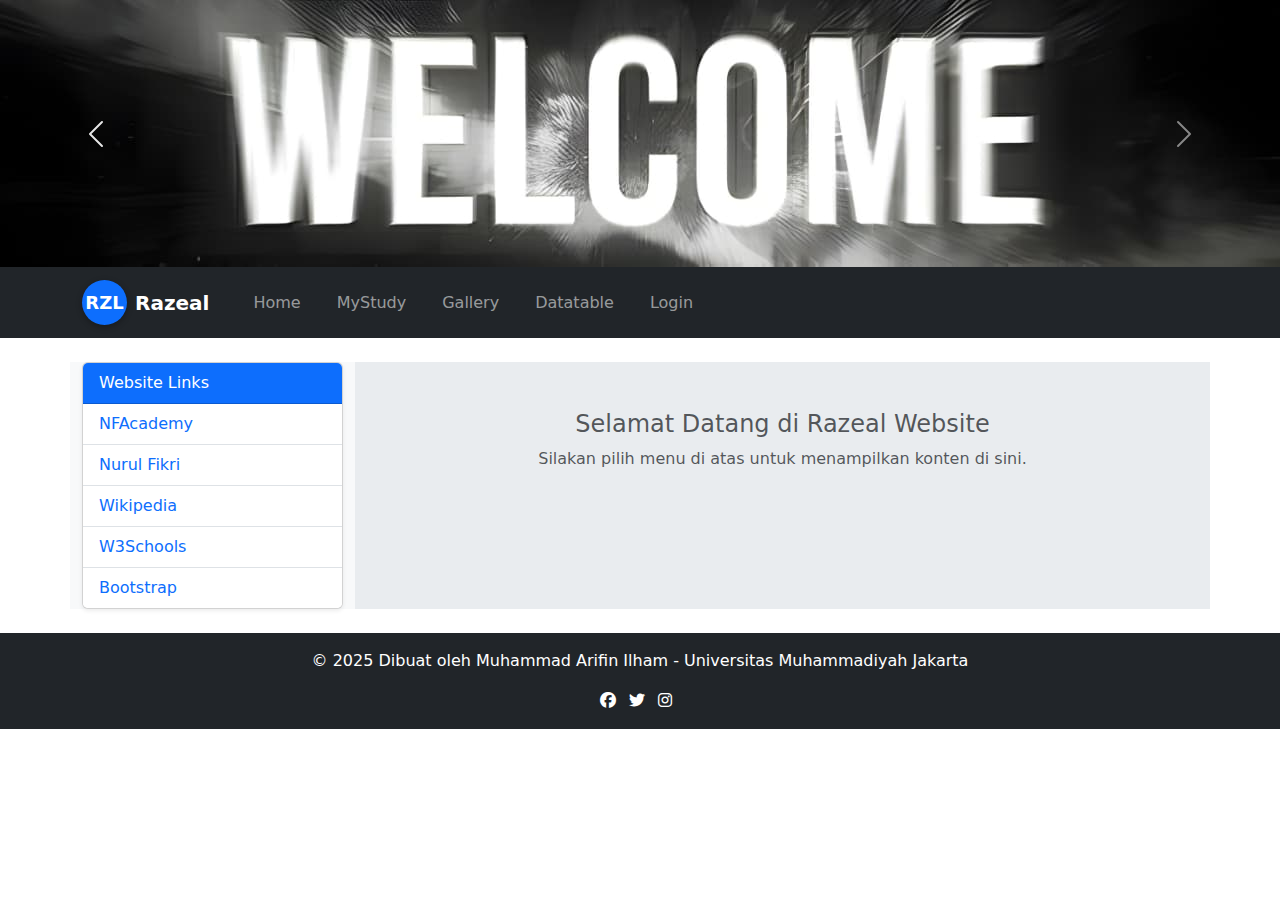
<file: Tugas 6/index.html>
<!DOCTYPE html>
<html lang="en">
<head>
  <meta charset="UTF-8">
  <meta name="viewport" content="width=device-width, initial-scale=1.0">
  <title>Tugas 6 RWD Bootstrap</title>
  <link rel="stylesheet" href="style.css">
  <!-- Bootstrap CSS -->
  <link href="https://cdn.jsdelivr.net/npm/bootstrap@5.3.2/dist/css/bootstrap.min.css" rel="stylesheet">
  <!-- FontAwesome -->
  <link rel="stylesheet" href="https://cdnjs.cloudflare.com/ajax/libs/font-awesome/6.5.0/css/all.min.css">
<link rel="stylesheet" href="https://cdn.datatables.net/1.13.6/css/jquery.dataTables.min.css">

<!-- jQuery + DataTables -->
<script src="https://code.jquery.com/jquery-3.7.0.min.js"></script>
<script src="https://cdn.datatables.net/1.13.6/js/jquery.dataTables.min.js"></script>

</head>
<body>

  <!-- HEADER -->
  <header class="container-fluid p-0">
    <div id="carouselExample" class="carousel slide" data-bs-ride="carousel">
      <div class="carousel-inner">
        <div class="carousel-item active">
          <img src="bannerrzl1.jpg" class="d-block w-100">
        </div>
        <div class="carousel-item">
          <img src="bannerrzl2.jpg" class="d-block w-100">
        </div>
        <div class="carousel-item">
          <img src="bannerrzl3.jpg" class="d-block w-100">
        </div>
      </div>
      <button class="carousel-control-prev" type="button" data-bs-target="#carouselExample" data-bs-slide="prev">
        <span class="carousel-control-prev-icon"></span>
      </button>
      <button class="carousel-control-next" type="button" data-bs-target="#carouselExample" data-bs-slide="next">
        <span class="carousel-control-next-icon"></span>
      </button>
    </div>
  </header>

  <!-- NAVIGATION -->
 <!-- NAVIGATION -->
<nav class="navbar navbar-expand-lg navbar-dark bg-dark">
  <div class="container">
    <!-- LOGO -->
    <a class="navbar-brand d-flex align-items-center" href="#">
      <div class="logo-rzl">RZL</div>
      <span class="ms-2 fw-bold">Razeal</span>
    </a>

    <!-- TOGGLER -->
    <button class="navbar-toggler" type="button" data-bs-toggle="collapse" data-bs-target="#navbarNav">
      <span class="navbar-toggler-icon"></span>
    </button>

    <!-- MENU -->
    <div class="collapse navbar-collapse" id="navbarNav">
      <ul class="navbar-nav">
        <li class="nav-item"><a class="nav-link" href="#" onclick="loadContent('home')">Home</a></li>
        <li class="nav-item"><a class="nav-link" href="#" onclick="loadContent('mystudy')">MyStudy</a></li>
        <li class="nav-item"><a class="nav-link" href="#" onclick="loadContent('gallery')">Gallery</a></li>
        <li class="nav-item"><a class="nav-link" href="#" onclick="loadContent('datatable')">Datatable</a></li>
        <li class="nav-item"><a class="nav-link" href="#" onclick="loadContent('login')">Login</a></li>
      </ul>
    </div>
  </div>
</nav>


  <!-- CONTENT -->
  <div class="container my-4">
    <div class="row">
<!-- SIDEBAR -->
<aside class="col-md-3">
  <div class="card shadow-sm">
    <div class="card-header bg-primary text-white">
      Website Links
    </div>
    <ul class="list-group list-group-flush">
      <li class="list-group-item">
        <a href="https://learning.nfacademy.id/?redirect=0" target="_blank" class="text-decoration-none">
          NFAcademy
        </a>
      </li>
      <li class="list-group-item">
        <a href="https://nurulfikri.ac.id" target="_blank" class="text-decoration-none">
          Nurul Fikri
        </a>
      </li>
      <li class="list-group-item">
        <a href="https://www.wikipedia.org" target="_blank" class="text-decoration-none">
          Wikipedia
        </a>
      </li>
      <li class="list-group-item">
        <a href="https://www.w3schools.com" target="_blank" class="text-decoration-none">
          W3Schools
        </a>
      </li>
      <li class="list-group-item">
        <a href="https://getbootstrap.com" target="_blank" class="text-decoration-none">
          Bootstrap
        </a>
      </li>
    </ul>
  </div>
</aside>



      <!-- MAIN CONTENT -->
      <main class="col-md-9" id="mainContent">
        <div class="text-center text-muted p-5">
          <h4>Selamat Datang di Razeal Website</h4>
          <p>Silakan pilih menu di atas untuk menampilkan konten di sini.</p>
        </div>
      </main>
    </div>
  </div>

  <!-- FOOTER -->
  <footer class="bg-dark text-white text-center p-3">
    <p>&copy; 2025 Dibuat oleh Muhammad Arifin Ilham - Universitas Muhammadiyah Jakarta</p>
    <a href="#" class="text-white me-2"><i class="fab fa-facebook"></i></a>
    <a href="#" class="text-white me-2"><i class="fab fa-twitter"></i></a>
    <a href="#" class="text-white me-2"><i class="fab fa-instagram"></i></a>
  </footer>

  <!-- Bootstrap JS -->
  <script src="https://cdn.jsdelivr.net/npm/bootstrap@5.3.2/dist/js/bootstrap.bundle.min.js"></script>

  <!-- Custom JS -->
  <script>
    function loadContent(page) {
      let content = "";
      if(page === "home") {
        content = `
          <h2>Personal Profile</h2>
          <p>Halo, nama saya <b>Muhammad Arifin Ilham</b>.</p>
    <p>Saya mahasiswa dari <b>Universitas Muhammadiyah Jakarta,</b> 
        yang sedang menempuh studi di bidang Informatika. 
        Saya memiliki minat yang cukup besar di bidang <b>Web Development.</b>
        Dengan semangat belajar yang tinggi, saya berusaha untuk terus 
        mengembangkan keterampilan dan pengetahuan saya di bidang ini.</p>

        <fieldset>
        <legend>Tentang Saya</legend>
        <div class="profile-container">
            <img src="img7.jpg" alt="Foto Profil">
            <table>
                <tr>
                    <td>Nama</td>
                    <td>: Muhammad Arifin Ilham</td>
                </tr>
                <tr>
                    <td>Email</td>
                    <td>: 23040700092@student.umj.ac.id</td>
                </tr>
                <tr>
                    <td>Kampus</td>
                    <td>: Universitas Muhammadiyah Jakarta</td>
                </tr>
                <tr>
                    <td>Jurusan</td>
                    <td>: Teknik Informatika</td>
                </tr>
                <tr>
                    <td>Telepon</td>
                    <td>: 0887-2356-461</td>
                </tr>
            </table>
        </div>
    </fieldset>
        `;
      } 
      else if(page === "mystudy") {
        content = `
          <h2>Riwayat Pendidikan</h2>
          <table class="table table-bordered">
            <thead>
              <tr><th>Tahun</th><th>Sekolah</th><th>Keterangan</th></tr>
            </thead>
            <tbody>
              <tr><td>2011-2017</td><td>SD Negeri 03 Cempaka Putih</td><td>Lulus</td></tr>
              <tr><td>2017-2020</td><td>SMP Negeri 28 Jakarta</td><td>Lulus</td></tr>
              <tr><td>2020-2023</td><td>SMK Negeri 39 Jakarta</td><td>Lulus</td></tr>
              <tr><td>2023-Sekarang</td><td>Universitas Muhammadiyah Jakarta</td><td>Mahasiswa</td></tr>
            </tbody>
          </table>
        `;
      } 
      else if(page === "gallery") {
        content = `
          <h2>Gallery</h2>
          <div class="row">
            <div class="col-md-4"><img src="img1.jpg" class="img-fluid rounded"></div>
            <div class="col-md-4"><img src="img4.jpg" class="img-fluid rounded"></div>
            <div class="col-md-4"><img src="img3.jpg" class="img-fluid rounded"></div>
          </div>
        `;
      } 
else if(page === "datatable") {
  content = `
    <h2>Datatable</h2>
    <table id="myTable" class="display">
      <thead>
        <tr>
          <th style="text-align:left;">No</th>
          <th style="text-align:left;">Nama</th>
          <th style="text-align:left;">Umur</th>
          <th style="text-align:left;">Prodi</th>
          <th style="text-align:left;">Kota Asal</th>
        </tr>
      </thead>
      <tbody>
        <tr><td>1</td><td>Andi</td><td>20</td><td>Informatika</td><td>Jakarta</td></tr>
        <tr><td>2</td><td>Budi</td><td>21</td><td>Sistem Informasi</td><td>Bandung</td></tr>
        <tr><td>3</td><td>Citra</td><td>22</td><td>Teknik Elektro</td><td>Depok</td></tr>
        <tr><td>4</td><td>Dodi</td><td>23</td><td>Teknik Sipil</td><td>Bekasi</td></tr>
        <tr><td>5</td><td>Wahyu</td><td>24</td><td>Teknik Mesin</td><td>Tangerang</td></tr>
      </tbody>
    </table>
  `;

  // setelah content dimasukkan ke DOM, aktifkan DataTables
  setTimeout(() => {
    $('#myTable').DataTable({
      paging: true,
      searching: true,
      ordering: true
    });
  }, 100);
}

      else if(page === "login") {
        content = `
          <h2>Login</h2>
          <form>
            <div class="mb-3">
              <label for="username" class="form-label">Username</label>
              <input type="text" class="form-control" id="username">
            </div>
            <div class="mb-3">
              <label for="password" class="form-label">Password</label>
              <input type="password" class="form-control" id="password">
            </div>
            <button type="submit" class="btn btn-primary">Login</button>
          </form>
        `;
      }
      document.getElementById("mainContent").innerHTML = content;
    }
  </script>
</body>
</html>
</file>
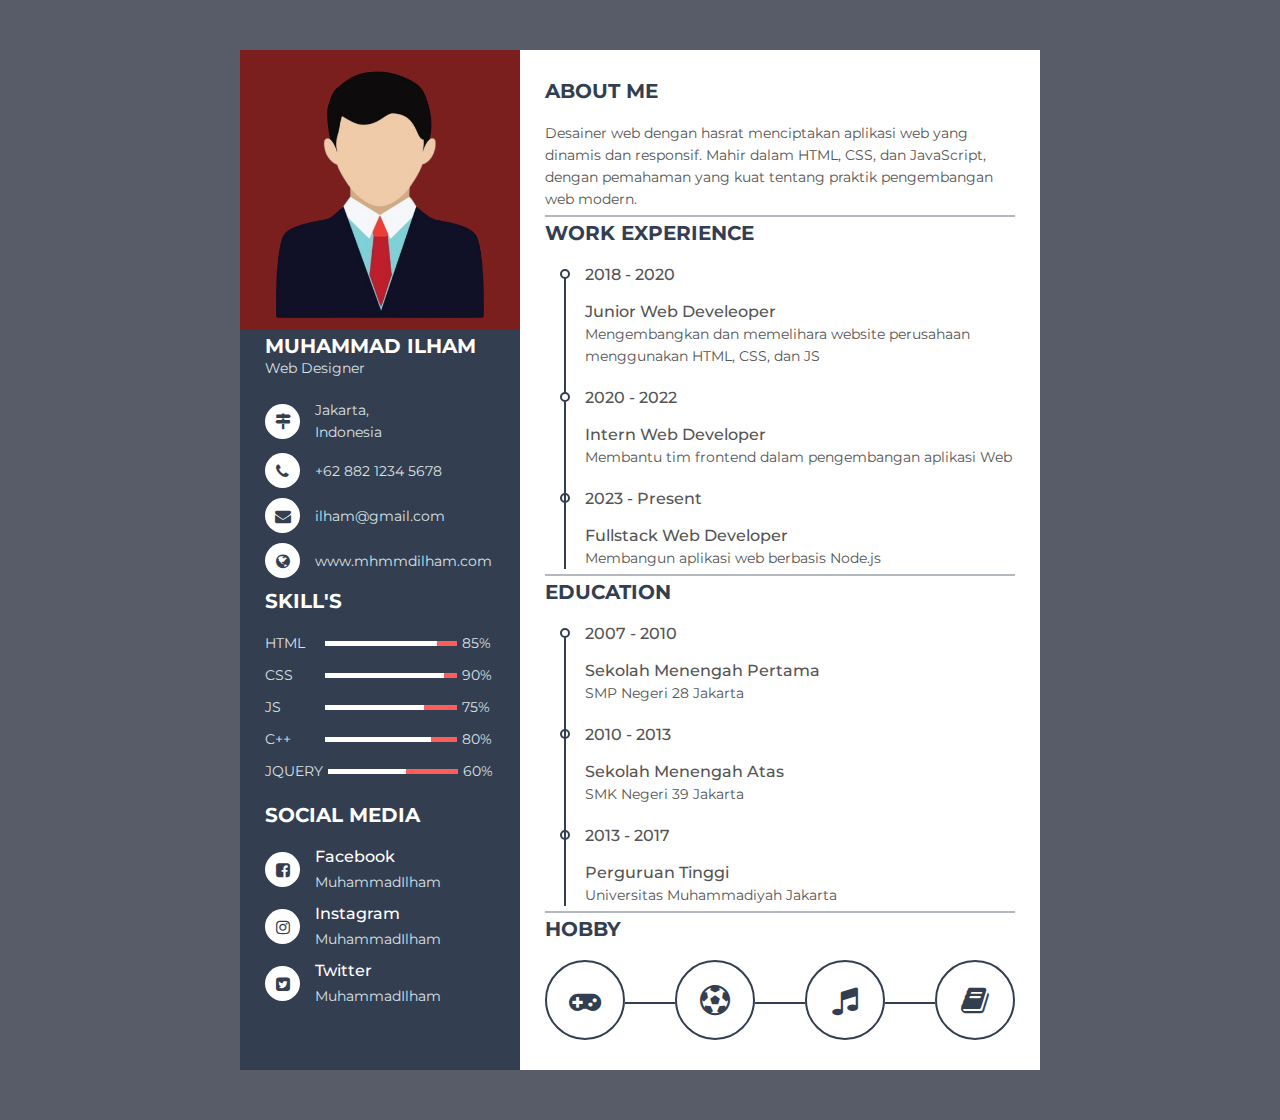
<file: Tugas CV/index.html>
<!DOCTYPE html>
<html lang="en">

<head>
    <meta charset="UTF-8">
    <meta http-equiv="X-UA-Compatible" content="IE=edge">
    <meta name="viewport" content="width=device-width, initial-scale=1.0">
    <title>Tugas CV</title>
    <link rel="stylesheet" href="style.css">
    <link rel="stylesheet" href="https://cdnjs.cloudflare.com/ajax/libs/font-awesome/4.7.0/css/font-awesome.min.css">

</head>

<body>

    <div class="container">

        <!-- Left -->
        <div class="box-left">
            <div class="profile">
                <img src="img.png" alt="">
            </div>
            <div class="content">
                <!-- profile -->
                <div class="resume-item">
                    <div class="title">
                        <p class="bold">Muhammad Ilham</p>
                        <p class="regular">Web Designer</p>
                    </div>
                    <ul>
                        <li>
                            <div class="icon">
                                <i class="fa fa-map-signs"></i>
                            </div>
                            <div class="data">
                                Jakarta, <br /> Indonesia
                            </div>
                        </li>
                            <li>
                            <div class="icon">
                                <i class="fa fa-phone"></i>
                            </div>
                            <div class="data">
                                +62 882 1234 5678
                            </div>
                        </li>
                        <li>
                            <div class="icon">
                                <i class="fa fa-envelope"></i>
                            </div>
                            <div class="data">
                                ilham@gmail.com
                            </div>
                        </li>
                        <li>
                            <div class="icon">
                                <i class="fa fa-globe"></i>
                            </div>
                            <div class="data">
                                www.mhmmdilham.com
                            </div>
                        </li>
                    </ul>
                </div>
                <!-- skills -->
                <div class="resume-item resume-skills">
                    <div class="title">
                        <p class="bold">Skill's</p>
                    </div>
                    <ul>
                        <li>
                            <div class="skill-name">
                                HTML
                            </div>
                            <div class="skill-progress">
                                <span style="width: 85%;"></span>
                            </div>
                            <div class="skill-percent">85%</div>
                        </li>
                        <li>
                            <div class="skill-name">
                                CSS
                            </div>
                            <div class="skill-progress">
                                <span style="width: 90%;"></span>
                            </div>
                            <div class="skill-percent">90%</div>
                        </li>
                        <li>
                            <div class="skill-name">
                                JS
                            </div>
                            <div class="skill-progress">
                                <span style="width: 75%;"></span>
                            </div>
                            <div class="skill-percent">75%</div>
                        </li>
                        <li>
                            <div class="skill-name">
                                C++
                            </div>
                            <div class="skill-progress">
                                <span style="width: 80%;"></span>
                            </div>
                            <div class="skill-percent">80%</div>
                        </li>
                        <li>
                            <div class="skill-name">
                                JQUERY
                            </div>
                            <div class="skill-progress">
                                <span style="width: 60%;"></span>
                            </div>
                            <div class="skill-percent">60%</div>
                        </li>
                    </ul>
                </div>
                <!-- social media -->
                 <div class="resume-item resume-social">
                    <div class="title">
                        <p class="bold">Social Media</p>
                    </div>
                    <ul>
                        <li>
                            <div class="icon">
                                <i class="fa fa-facebook-square"></i>
                            </div>
                            <div class="data">
                                <p class="semi-bold">Facebook</p>
                                <p>MuhammadIlham</p>
                            </div>
                        </li>
                        <li>
                            <div class="icon">
                                <i class="fa fa-instagram"></i>
                            </div>
                            <div class="data">
                                <p class="semi-bold">Instagram</p>
                                <p>MuhammadIlham</p>
                            </div>
                        </li>
                        <li>
                            <div class="icon">
                                <i class="fa fa-twitter-square"></i>
                            </div>
                            <div class="data">
                                <p class="semi-bold">Twitter</p>
                                <p>MuhammadIlham</p>
                            </div>
                        </li>
                    </ul>
                 </div>

            </div>
        </div>
        <!-- Right -->
        <div class="box-right">
            <!-- About me -->
            <div class="resume-item">
                <div class="title">
                    <p class="bold">About me</p>
                </div>
                <p>
                    Desainer web dengan hasrat menciptakan aplikasi web yang dinamis dan responsif. Mahir dalam HTML, CSS, dan JavaScript, dengan pemahaman yang kuat tentang praktik pengembangan web modern.
                </p>
            </div>
            <!-- Work Experience -->
             <div class="resume-item resume-work">
                <div class="title">
                    <p class="bold">Work Experience</p>
                </div>
                <ul>
                    <li>
                        <div class="date">2018 - 2020</div>
                        <div class="info">
                            <p class="semi-bold">Junior Web Develeoper</p>
                            <p >Mengembangkan dan memelihara website perusahaan menggunakan HTML, CSS, dan JS</p>
                        </div>
                    </li>
                        <li>
                        <div class="date">2020 - 2022</div>
                        <div class="info">
                            <p class="semi-bold">Intern Web Developer</p>
                            <p>Membantu tim frontend dalam pengembangan aplikasi Web</p>
                        </div>
                    </li>
                        <li>
                        <div class="date">2023 - Present</div>
                        <div class="info">
                            <p class="semi-bold">Fullstack Web Developer</p>
                            <p>Membangun aplikasi web berbasis Node.js</p>
                        </div>
                    </li>

                </ul>
             </div>
            <!-- Education -->
             <div class="resume-item resume-education">
                <div class="title">
                    <p class="bold">Education</p>
                </div>
                <ul>
                    <li>
                        <div class="date">2007 - 2010</div>
                        <div class="info">
                            <p class="semi-bold">Sekolah Menengah Pertama</p>
                            <p>SMP Negeri 28 Jakarta</p>
                        </div>
                    </li>
                     <li>
                        <div class="date">2010 - 2013</div>
                        <div class="info">
                            <p class="semi-bold">Sekolah Menengah Atas</p>
                            <p>SMK Negeri 39 Jakarta</p>
                        </div>
                    </li>
                     <li>
                        <div class="date">2013 - 2017</div>
                        <div class="info">
                            <p class="semi-bold">Perguruan Tinggi</p>
                            <p>Universitas Muhammadiyah Jakarta</p>
                        </div>
                    </li>
                </ul>
             </div>
            <!-- Hobby -->
             <div class="resume-item resume-hobby">
                <div class="title">
                    <p class="bold">Hobby</p>
                </div>
                <ul>
                    <li><i class="fa fa-gamepad"></i></li>
                    <li><i class="fa fa-futbol-o"></i></li>
                    <li><i class="fa fa-music"></i></li>
                    <li><i class="fa fa-book"></i></li>
                </ul>
             </div>

        </div>

    </div>

</body>

</html>
</file>
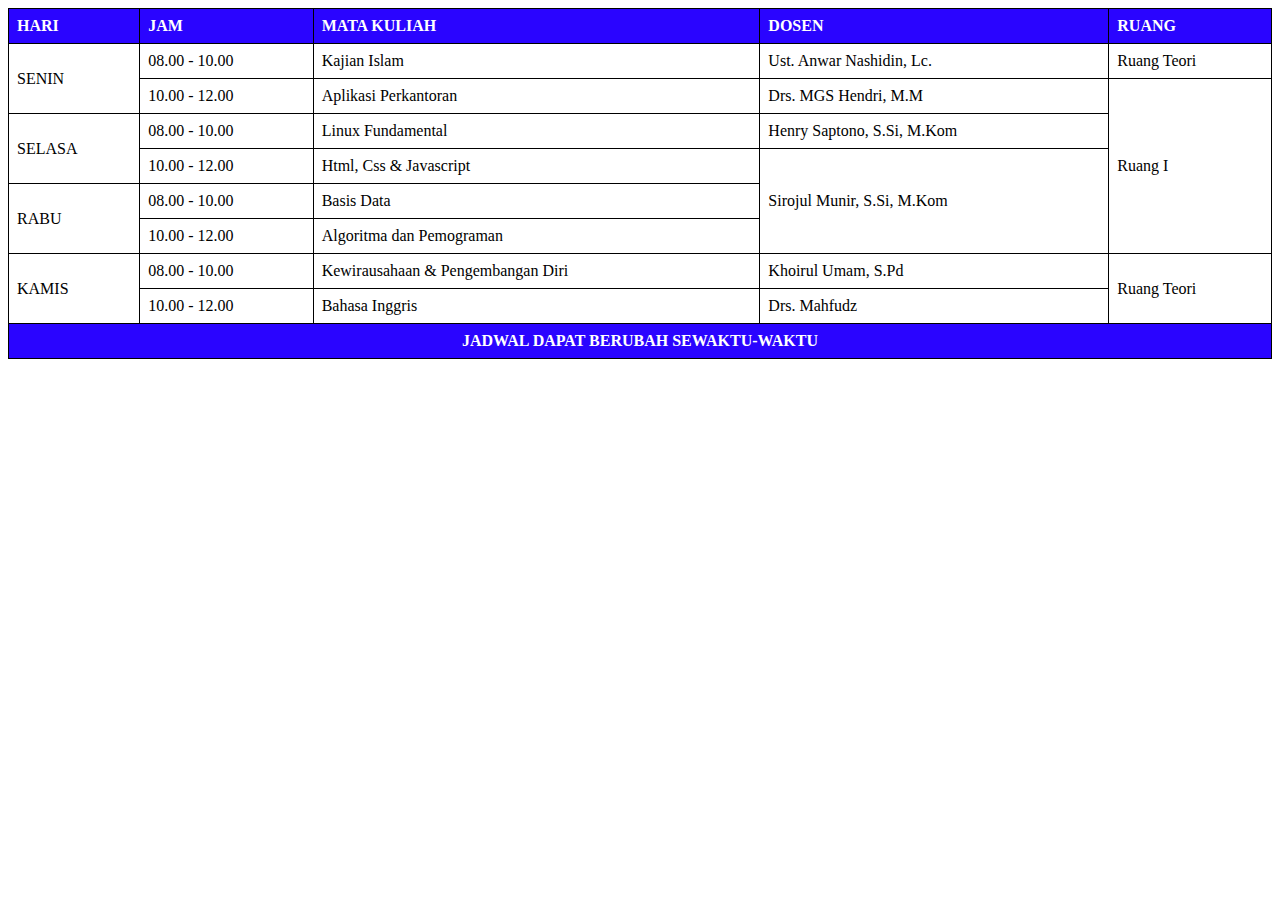
<file: Tugas HTML/tugas-tabel-ilham.html>
<!DOCTYPE html>
<html lang="id">
<head>
    <!-- <meta charset="UTF-8">
    <title>Jadwal Kuliah</title> -->
    <style>
        table {
            border-collapse: collapse;
            width: 100%;
            text-align: left;
        }
        th, td {
            border: 1px solid black;
            padding: 8px;
        }
        th {
            background-color: #2a04ff;
            color: white;
        }
        tfoot td {
            text-align: center;
            font-weight: bold;
            background-color: #2a04ff;
            color: white;
        }
    </style>
</head>
<body>
<table>
    <thead>
        <tr>
            <th>HARI</th>
            <th>JAM</th>
            <th>MATA KULIAH</th>
            <th>DOSEN</th>
            <th>RUANG</th>
        </tr>
    </thead>
    <tbody>
        <!-- Senin -->
        <tr>
            <td rowspan="2">SENIN</td>
            <td>08.00 - 10.00</td>
            <td>Kajian Islam</td>
            <td>Ust. Anwar Nashidin, Lc.</td>
            <td>Ruang Teori</td>
        </tr>
        <tr>
            <td>10.00 - 12.00</td>
            <td>Aplikasi Perkantoran</td>
            <td>Drs. MGS Hendri, M.M</td>
            <td rowspan="5">Ruang I</td>
        </tr>
        <!-- Selasa -->
        <tr>
            <td rowspan="2">SELASA</td>
            <td>08.00 - 10.00</td>
            <td>Linux Fundamental</td>
            <td>Henry Saptono, S.Si, M.Kom</td>
        </tr>
        <tr>
            <td>10.00 - 12.00</td>
            <td>Html, Css & Javascript</td>
            <td rowspan="3" class="dosen-vert-center">Sirojul Munir, S.Si, M.Kom</td>
        </tr>
        <!-- Rabu -->
        <tr>
            <td rowspan="2">RABU</td>
            <td>08.00 - 10.00</td>
            <td>Basis Data</td>
        </tr>
        <tr>
            <td>10.00 - 12.00</td>
            <td>Algoritma dan Pemograman</td>
        </tr>
        <!-- Kamis -->
        <tr>
            <td rowspan="2">KAMIS</td>
            <td>08.00 - 10.00</td>
            <td>Kewirausahaan & Pengembangan Diri</td>
            <td>Khoirul Umam, S.Pd</td>
            <td rowspan="2">Ruang Teori</td>
        </tr>
        <tr>
            <td>10.00 - 12.00</td>
            <td>Bahasa Inggris</td>
            <td>Drs. Mahfudz</td>
        </tr>
    </tbody>
    <tfoot>
        <tr>
            <td colspan="5">JADWAL DAPAT BERUBAH SEWAKTU-WAKTU</td>
        </tr>
    </tfoot>
</table>

</body>
</html>
</file>
<file: Tugas 6/style.css>
header {
  background: #007bff;
}
aside {
  background: #f8f9fa;
}
main {
  background: #e9ecef;
}
footer {
  background: #343a40;
}
/* Navigation*/
  .navbar-nav .nav-item {
    margin-left: 20px; /* jarak antar menu */
  }
.nav-link {
  color: #000;
  font-weight: 500px;
  word-spacing: 50px;
}
.nav-link:hover {
  background-color: dimgray;
  color: white;
  border-radius: 5px;
}
.nav-link.active {
  background-color: dimgray;
  color: white;
  border-radius: 5px;
}
/* Logo RZL */
.logo-rzl {
  width: 45px;
  height: 45px;
  background-color: #0d6efd; /* biru bootstrap */
  color: white;
  font-weight: bold;
  border-radius: 50%;
  display: flex;
  align-items: center;
  justify-content: center;
  font-size: 18px;
  box-shadow: 0 2px 6px rgba(0,0,0,0.3);
}
/* Homepage Main Content */
body {
            margin: 15px;
            font-family: 'Times New Roman', Times, serif;
            font-size: 18px;
        }
        h2 {
            color: darkblue;
        }
        fieldset {
            margin-top: 10px;
        }
        table {
            border-collapse: collapse;
        }
        td {
            padding: 4px 8px;
            vertical-align: top;
        }
        td:first-child {
            text-align: right;
            font-weight: bold;
        }
        .profile-container {
            display: flex;
            align-items: flex-start;
            gap: 20px;
        }
        .profile-container img {
            width: 150px;
            height: 200px;
            object-fit: cover;
            border-radius: 10px;
            border: 2px solid black;
        }
        /* My Study Table */
        .table-bordered {
            width: 100%;
            margin-top: 10px;
        }
        .table-bordered th, .table-bordered td {
            padding: 8px;
            text-align: left;
        }
        /* Datatable*/
</file>
<file: Tugas CV/style.css>
@import url("https://fonts.googleapis.com/css?family=Montserrat:400,500,700&display=swap");

* {
    margin: 0;
    padding: 0;
    box-sizing: border-box;
    list-style: none;
    font-family: "Montserrat", sans-serif;
}

body {
    background-color: #585c68;
    font-size: 14px;
    line-height: 22px;
    color: #555555;
}

.container {
    width: 800px;
    height: auto;
    display: flex;
    margin: 50px auto;
}

.container .box-left {
    width: 280px;
    background-color: #333e51;
}

.container .box-left .profile {
    width: 100%;
    height: 280px;
    background-color: #7a1e1e;
}

.container .box-left .profile img {
    width: 100%;
    height: 100%;
}

.container .box-left .content {
    padding: 0 25px;
}

.container .resume-item {
    padding: 5px 0;
    border-bottom: 2px solid #333e515e;
}

.container .title {
    margin-bottom: 20px;
}

.container .box-left .bold {
    color: #fff;
}

.container .box-left .regular {
    color: #d9e1e4;
}

.bold {
    font-weight: 700;
    font-size: 20px;
    text-transform: uppercase;
}

.container .box-left ul li {
    display: flex;
    margin-bottom: 10px;
    align-items: center;
}

.container .box-left ul li:last-child {
    margin-bottom: 0;
}

.container .box-left ul li .icon {
    width: 35px;
    height: 35px;
    background-color: #fff;
    color: #353e4e;
    border-radius: 50%;
    margin-right: 15px;
    font-size: 16px;
    position: relative;
}

.container .box-left ul li .data {
    color: #d9e1e4;
}

.container .box-left .resume-skills ul li {
   display: flex; 
   margin-bottom: 10px;
   color: #d9e1e4;
   justify-content: space-between;
   align-items: center;
}

.container .box-left .resume-skills ul li .skill-name {
    width: 25%;
}

.container .box-left .resume-skills ul li .skill-progress {
    width: 60%;
    margin: 0 5px;
    height: 5px;
    background-color: #ff5c5c;
    position: relative;
}

.container .box-left .resume-skills ul li .skill-progress span {
    position: absolute;
    top: 0;
    left: 0;
    height: 100%;
    background-color: #fff;
}

.container .box-left .resume-skills ul li .skill-percent {
    width: 15%;
}

.container .box-left .resume-social .semi-bold {
    color: #fff;
    margin-bottom: 3px;
}

.semi-bold {
    font-weight: 500;
    font-size: 16px;
}

/* right design */

.container .box-right {
    width: 520px;
    background-color: #fff;
    padding: 25px;
}

.container .box-left .resume-item:last-child,
.container .box-right .resume-item:last-child {
    border-bottom: 0px;
}

.container .box-right .bold {
    color: #333e51;
}

.container .box-right ul li {
    position: relative;
}

.container .box-right ul li .date {
    font-size: 16px;
    font-weight: 500;
    margin-bottom: 15px;
}

.container .box-right ul li .info {
    margin-bottom: 20px;
}

.container .box-right ul li:last-child .info {
    margin-bottom: 0;
}

.container .box-right .resume-work ul,
.container .box-right .resume-education ul {
    padding-left: 40px;
    overflow: hidden;
}

.container .box-right .resume-work ul li::before,
.container .box-right .resume-education ul li::before {
    content: "";
    position: absolute;
    top: 5px;
    left: -25px;
    width: 6px;
    height: 6px;
    border-radius: 50%;
    border: 2px solid #333e51;
}

.container .box-right .resume-work ul li::after,
.container .box-right .resume-education ul li::after {
    content: "";
    position: absolute;
    background-color: #333e51;
    top: 14px;
    left: -21px;
    width: 2px;
    height: 115px;
}

.container .icon i,
.container .box-right .resume-hobby ul li i {
    position: absolute;
    top: 50%;
    left: 50%;
    transform: translate(-50%, -50%);
}

.container .box-right .resume-hobby ul {
    display: flex;
    justify-content: space-between;
}

.container .box-right .resume-hobby ul li{
    width: 80px;
    height: 80px;
    border: 2px solid #333e51;
    border-radius: 50%;
    position: relative;
    color: #333e51;
}

.container .box-right .resume-hobby ul li {
    font-size: 30px;
}

.container .box-right .resume-hobby ul li::before{
    content: "";
    position: absolute;
    top: 40px;
    right: -52px;
    width: 50px;
    background-color: #333e51;
    height: 2px;
}

.container .resume-hobby ul li:last-child::before {
    display: none;
}
</file>
